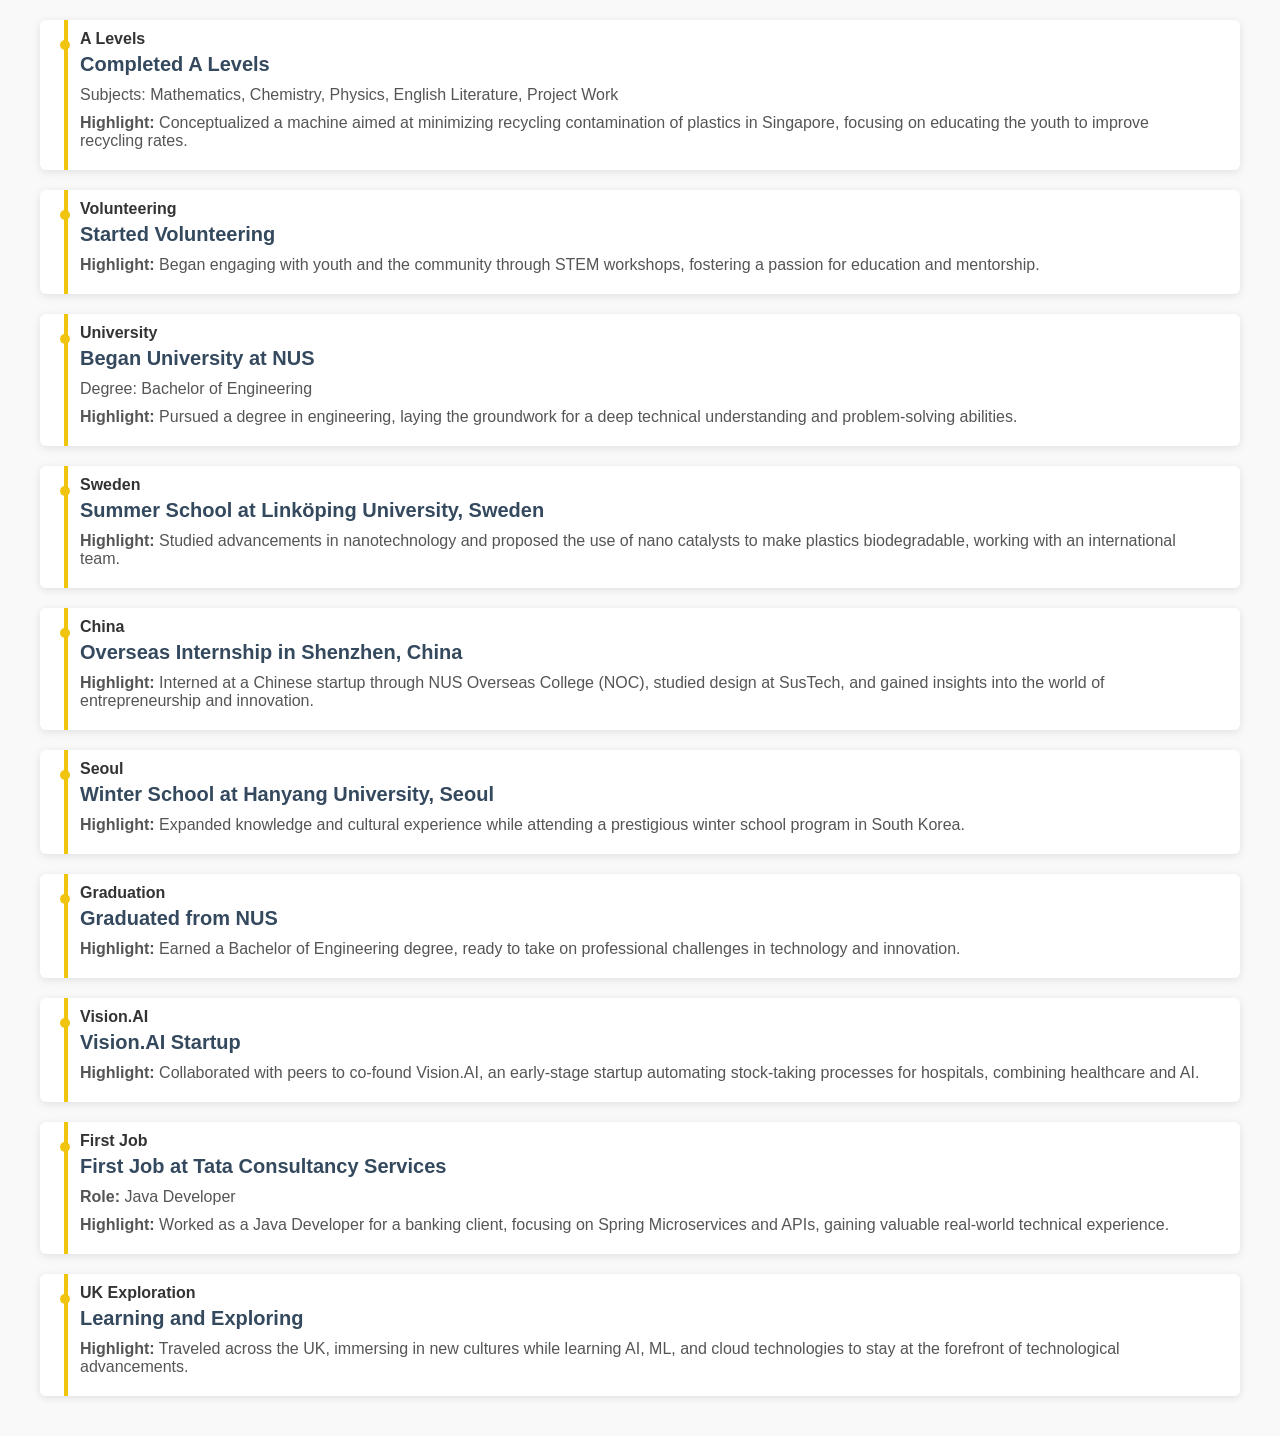
<file: index.html>
<!DOCTYPE html>
<html lang="en">
<head>
    <meta charset="UTF-8">
    <meta name="viewport" content="width=device-width, initial-scale=1.0">
    <title>Timeline</title>
    <link rel="stylesheet" href="styles.css">
</head>
<body>
    <div class="timeline">
        <div class="timeline-item">
            <div class="timeline-date">A Levels</div>
            <div class="timeline-content">
                <h3>Completed A Levels</h3>
                <p>Subjects: Mathematics, Chemistry, Physics, English Literature, Project Work</p>
                <p><strong>Highlight:</strong> Conceptualized a machine aimed at minimizing recycling contamination of plastics in Singapore, focusing on educating the youth to improve recycling rates.</p>
            </div>
        </div>

        <div class="timeline-item">
            <div class="timeline-date">Volunteering</div>
            <div class="timeline-content">
                <h3>Started Volunteering</h3>
                <p><strong>Highlight:</strong> Began engaging with youth and the community through STEM workshops, fostering a passion for education and mentorship.</p>
            </div>
        </div>

        <div class="timeline-item">
            <div class="timeline-date">University</div>
            <div class="timeline-content">
                <h3>Began University at NUS</h3>
                <p>Degree: Bachelor of Engineering</p>
                <p><strong>Highlight:</strong> Pursued a degree in engineering, laying the groundwork for a deep technical understanding and problem-solving abilities.</p>
            </div>
        </div>

        <div class="timeline-item">
            <div class="timeline-date">Sweden</div>
            <div class="timeline-content">
                <h3>Summer School at Linköping University, Sweden</h3>
                <p><strong>Highlight:</strong> Studied advancements in nanotechnology and proposed the use of nano catalysts to make plastics biodegradable, working with an international team.</p>
            </div>
        </div>

        <div class="timeline-item">
            <div class="timeline-date">China</div>
            <div class="timeline-content">
                <h3>Overseas Internship in Shenzhen, China</h3>
                <p><strong>Highlight:</strong> Interned at a Chinese startup through NUS Overseas College (NOC), studied design at SusTech, and gained insights into the world of entrepreneurship and innovation.</p>
            </div>
        </div>

        <div class="timeline-item">
            <div class="timeline-date">Seoul</div>
            <div class="timeline-content">
                <h3>Winter School at Hanyang University, Seoul</h3>
                <p><strong>Highlight:</strong> Expanded knowledge and cultural experience while attending a prestigious winter school program in South Korea.</p>
            </div>
        </div>

        <div class="timeline-item">
            <div class="timeline-date">Graduation</div>
            <div class="timeline-content">
                <h3>Graduated from NUS</h3>
                <p><strong>Highlight:</strong> Earned a Bachelor of Engineering degree, ready to take on professional challenges in technology and innovation.</p>
            </div>
        </div>

        <div class="timeline-item">
            <div class="timeline-date">Vision.AI</div>
            <div class="timeline-content">
                <h3>Vision.AI Startup</h3>
                <p><strong>Highlight:</strong> Collaborated with peers to co-found Vision.AI, an early-stage startup automating stock-taking processes for hospitals, combining healthcare and AI.</p>
            </div>
        </div>

        <div class="timeline-item">
            <div class="timeline-date">First Job</div>
            <div class="timeline-content">
                <h3>First Job at Tata Consultancy Services</h3>
                <p><strong>Role:</strong> Java Developer</p>
                <p><strong>Highlight:</strong> Worked as a Java Developer for a banking client, focusing on Spring Microservices and APIs, gaining valuable real-world technical experience.</p>
            </div>
        </div>

        <div class="timeline-item">
            <div class="timeline-date">UK Exploration</div>
            <div class="timeline-content">
                <h3>Learning and Exploring</h3>
                <p><strong>Highlight:</strong> Traveled across the UK, immersing in new cultures while learning AI, ML, and cloud technologies to stay at the forefront of technological advancements.</p>
            </div>
        </div>
    </div>
</body>
</html>
</file>
<file: styles.css>
body {
    font-family: Arial, sans-serif;
    background-color: #f9f9f9;
    margin: 0;
    padding: 20px;
}

.timeline {
    position: relative;
    max-width: 1200px;
    margin: 0 auto;
}

.timeline-item {
    padding: 10px 40px;
    position: relative;
    background-color: white;
    border-radius: 6px;
    margin-bottom: 20px;
    box-shadow: 0 2px 8px rgba(0, 0, 0, 0.1);
}

.timeline-item::after {
    content: '';
    position: absolute;
    width: 10px;
    height: 10px;
    background-color: #f1c40f;
    top: 20px;
    left: 20px;
    border-radius: 50%;
}

.timeline-item::before {
    content: '';
    position: absolute;
    width: 4px;
    height: 100%;
    background-color: #f1c40f;
    top: 0;
    left: 24px;
}

.timeline-date {
    font-weight: bold;
    color: #333;
    margin-bottom: 5px;
}

.timeline-content h3 {
    margin: 0 0 10px;
    font-size: 20px;
    color: #34495e;
}

.timeline-content p {
    margin: 0 0 10px;
    color: #555;
}

@media screen and (max-width: 600px) {
    .timeline-item {
        padding: 10px;
    }

    .timeline-item::before {
        left: 15px;
    }

    .timeline-item::after {
        left: 11px;
    }
}
</file>
